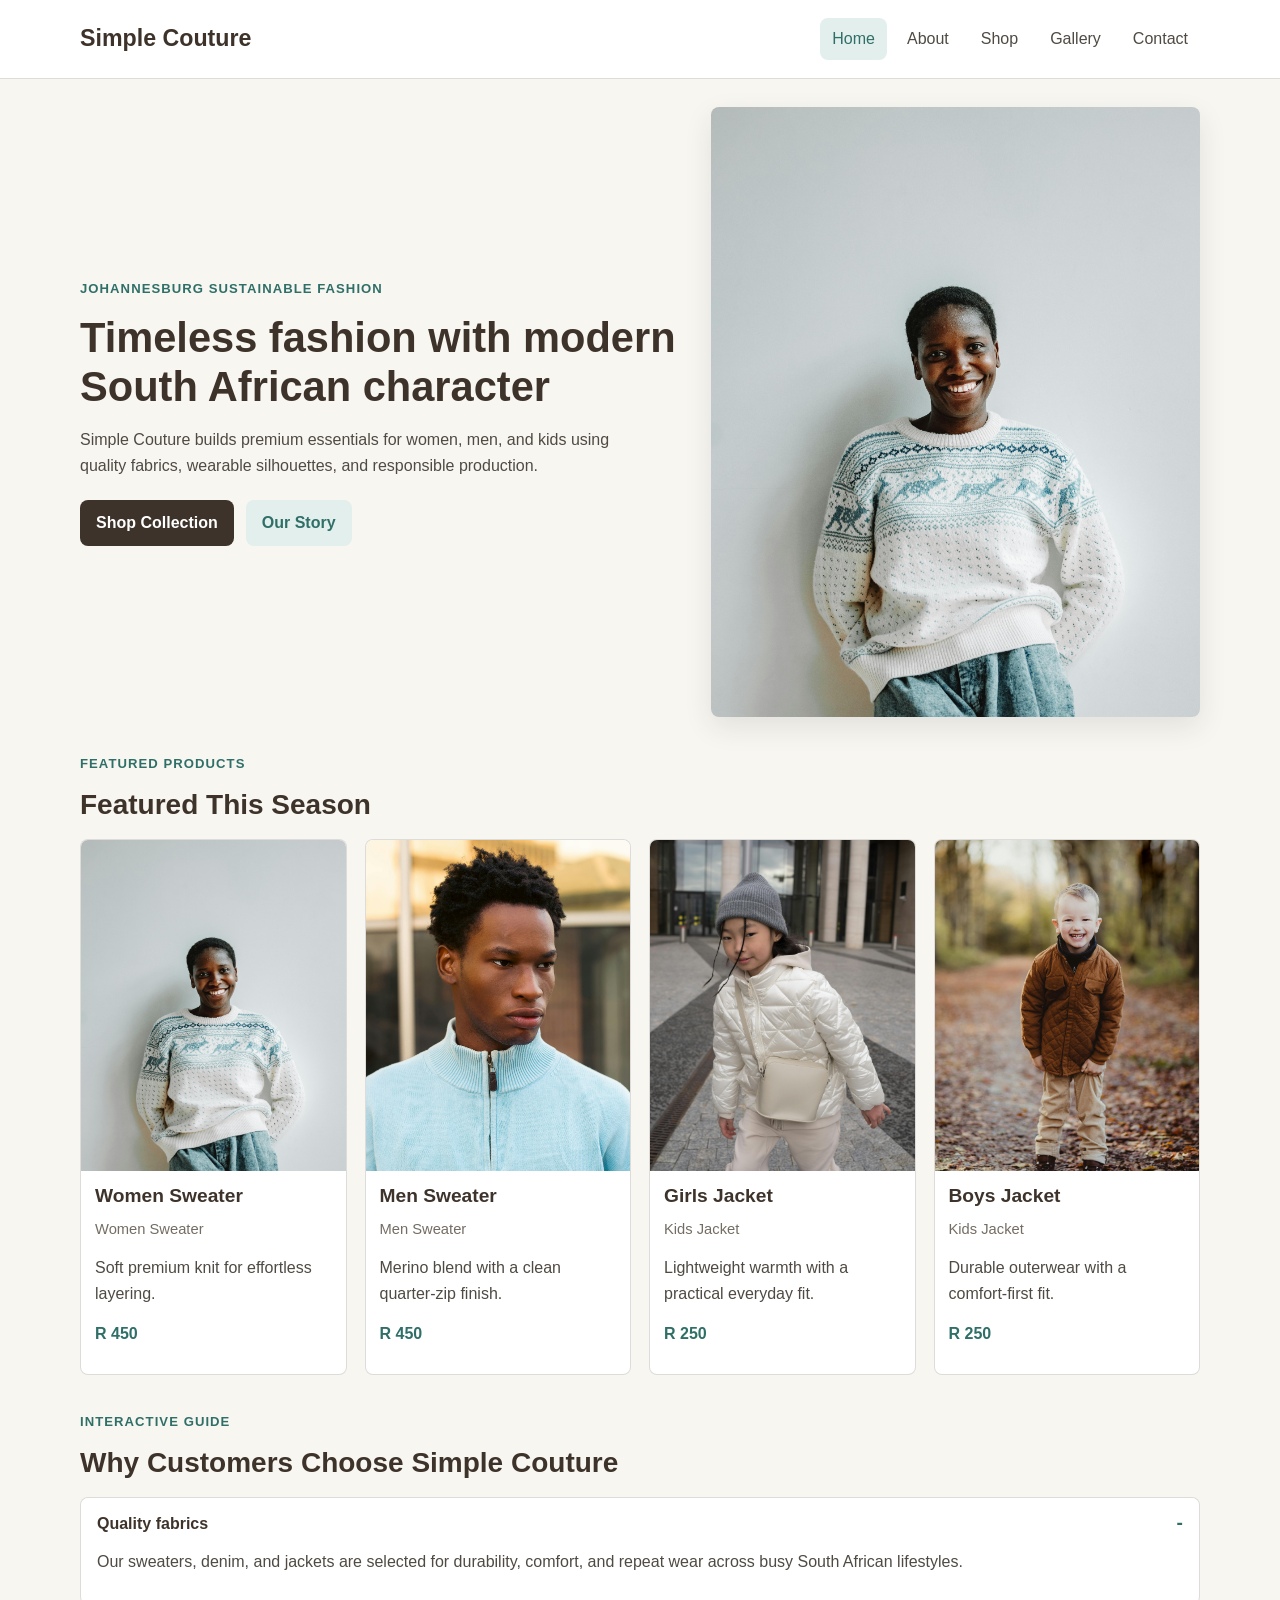
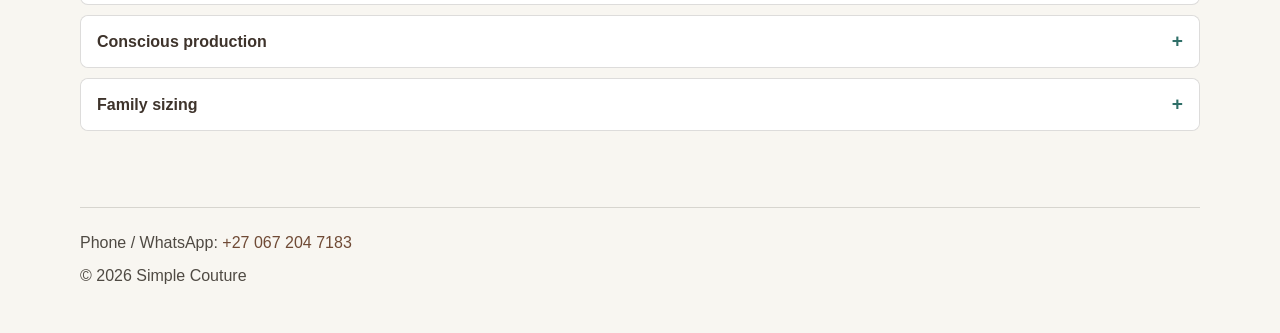
<file: index.html>
<!doctype html>
<html lang="en">
  <head>
    <meta charset="UTF-8" />
    <meta name="viewport" content="width=device-width, initial-scale=1.0" />
    <meta
      name="description"
      content="Simple Couture is a Johannesburg fashion brand offering sustainable women, men, and kids clothing with premium everyday style."
    />
    <meta
      name="keywords"
      content="Simple Couture, Johannesburg fashion, sustainable clothing, South African fashion, women sweaters, men sweaters, kids jackets"
    />
    <meta name="author" content="Simple Couture" />
    <link rel="canonical" href="index.html" />
    <link rel="stylesheet" href="css/styles.css" />
    <script src="js/app.js" defer></script>
    <title>Simple Couture | Sustainable South African Fashion</title>
  </head>
  <body>
    <header>
      <div class="site-header">
        <a class="brand" href="index.html">Simple Couture</a>
        <nav aria-label="Main navigation">
          <a href="index.html" aria-current="page">Home</a>
          <a href="about.html">About</a>
          <a href="shop.html">Shop</a>
          <a href="gallery.html">Gallery</a>
          <a href="contact.html">Contact</a>
        </nav>
      </div>
    </header>

    <main>
      <section class="hero">
        <div>
          <p class="eyebrow">Johannesburg sustainable fashion</p>
          <h1>Timeless fashion with modern South African character</h1>
          <p>
            Simple Couture builds premium essentials for women, men, and kids
            using quality fabrics, wearable silhouettes, and responsible
            production.
          </p>
          <div class="button-row">
            <a class="button" href="shop.html">Shop Collection</a>
            <a class="button button-secondary" href="about.html">Our Story</a>
          </div>
        </div>
        <img
          src="images/Women sweater R450.jpg"
          alt="Simple Couture cream and blue women sweater styled for everyday fashion"
        />
      </section>

      <section>
        <div class="section-heading">
          <p class="eyebrow">Featured products</p>
          <h2>Featured This Season</h2>
        </div>
        <div class="featured-grid" data-featured-products></div>
      </section>

      <section>
        <div class="section-heading">
          <p class="eyebrow">Interactive guide</p>
          <h2>Why Customers Choose Simple Couture</h2>
        </div>
        <div class="accordion" data-accordion>
          <article class="accordion-item">
            <button class="accordion-trigger" type="button" aria-expanded="true">
              Quality fabrics
            </button>
            <div class="accordion-panel">
              <p>
                Our sweaters, denim, and jackets are selected for durability,
                comfort, and repeat wear across busy South African lifestyles.
              </p>
            </div>
          </article>
          <article class="accordion-item">
            <button class="accordion-trigger" type="button" aria-expanded="false">
              Conscious production
            </button>
            <div class="accordion-panel" hidden>
              <p>
                We focus on smaller batches, responsible fabric choices, and
                reduced waste so that style does not come at the cost of care.
              </p>
            </div>
          </article>
          <article class="accordion-item">
            <button class="accordion-trigger" type="button" aria-expanded="false">
              Family sizing
            </button>
            <div class="accordion-panel" hidden>
              <p>
                Collections include women, men, girls, and boys, making it easy
                for families to find practical premium pieces in one place.
              </p>
            </div>
          </article>
        </div>
      </section>
    </main>

    <footer>
      <p>Phone / WhatsApp: <a href="tel:+27672047183">+27 067 204 7183</a></p>
      <p>&copy; 2026 Simple Couture</p>
    </footer>
  </body>
</html>
</file>
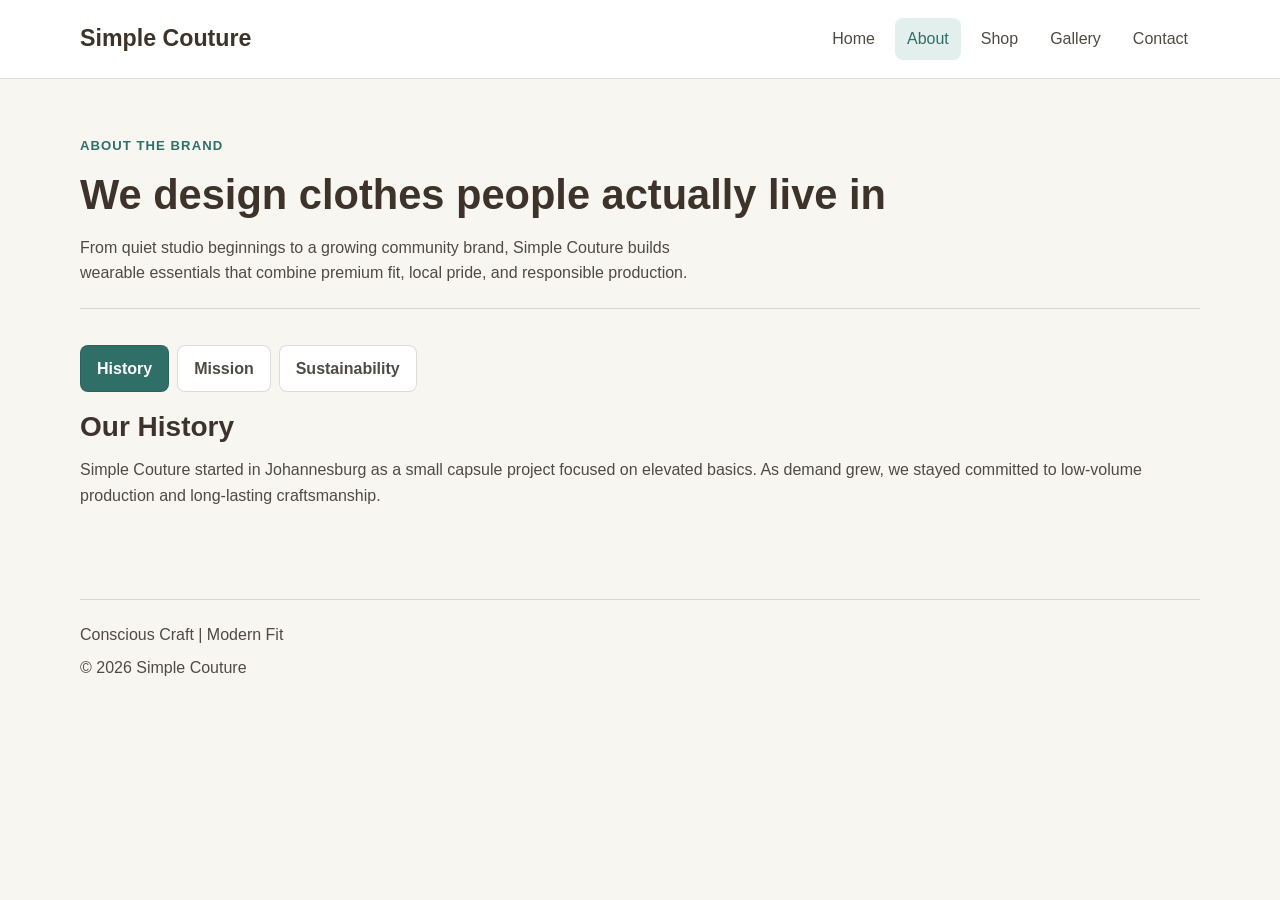
<file: about.html>
<!doctype html>
<html lang="en">
  <head>
    <meta charset="UTF-8" />
    <meta name="viewport" content="width=device-width, initial-scale=1.0" />
    <meta
      name="description"
      content="Learn about Simple Couture, a Johannesburg fashion brand focused on quality essentials, sustainable clothing, and responsible production."
    />
    <meta
      name="keywords"
      content="about Simple Couture, sustainable fashion Johannesburg, responsible clothing production, South African fashion brand"
    />
    <meta name="author" content="Simple Couture" />
    <link rel="canonical" href="about.html" />
    <link rel="stylesheet" href="css/styles.css" />
    <script src="js/app.js" defer></script>
    <title>Simple Couture | About Our Sustainable Fashion Brand</title>
  </head>
  <body>
    <header>
      <div class="site-header">
        <a class="brand" href="index.html">Simple Couture</a>
        <nav aria-label="Main navigation">
          <a href="index.html">Home</a>
          <a href="about.html" aria-current="page">About</a>
          <a href="shop.html">Shop</a>
          <a href="gallery.html">Gallery</a>
          <a href="contact.html">Contact</a>
        </nav>
      </div>
    </header>

    <main>
      <section class="page-intro">
        <p class="eyebrow">About the brand</p>
        <h1>We design clothes people actually live in</h1>
        <p>
          From quiet studio beginnings to a growing community brand, Simple
          Couture builds wearable essentials that combine premium fit, local
          pride, and responsible production.
        </p>
      </section>

      <section>
        <div class="tabs" data-tabs>
          <div class="tab-list" role="tablist" aria-label="Simple Couture values">
            <button type="button" role="tab" aria-selected="true" aria-controls="history-panel" id="history-tab">
              History
            </button>
            <button type="button" role="tab" aria-selected="false" aria-controls="mission-panel" id="mission-tab">
              Mission
            </button>
            <button type="button" role="tab" aria-selected="false" aria-controls="sustainability-panel" id="sustainability-tab">
              Sustainability
            </button>
          </div>
          <article id="history-panel" role="tabpanel" aria-labelledby="history-tab">
            <h2>Our History</h2>
            <p>
              Simple Couture started in Johannesburg as a small capsule project
              focused on elevated basics. As demand grew, we stayed committed
              to low-volume production and long-lasting craftsmanship.
            </p>
          </article>
          <article id="mission-panel" role="tabpanel" aria-labelledby="mission-tab" hidden>
            <h2>Mission and Vision</h2>
            <p>
              We are shaping a wardrobe culture where quality wins over
              quantity. Our vision is to make conscious fashion the standard in
              every South African home.
            </p>
          </article>
          <article id="sustainability-panel" role="tabpanel" aria-labelledby="sustainability-tab" hidden>
            <h2>Sustainability Promise</h2>
            <p>
              We prioritize natural fibers, efficient pattern cutting, and
              reworked seasonal pieces to lower waste. Packaging is recyclable,
              and suppliers are selected for fair labor and traceable materials.
            </p>
          </article>
        </div>
      </section>
    </main>

    <footer>
      <p>Conscious Craft | Modern Fit</p>
      <p>&copy; 2026 Simple Couture</p>
    </footer>
  </body>
</html>
</file>
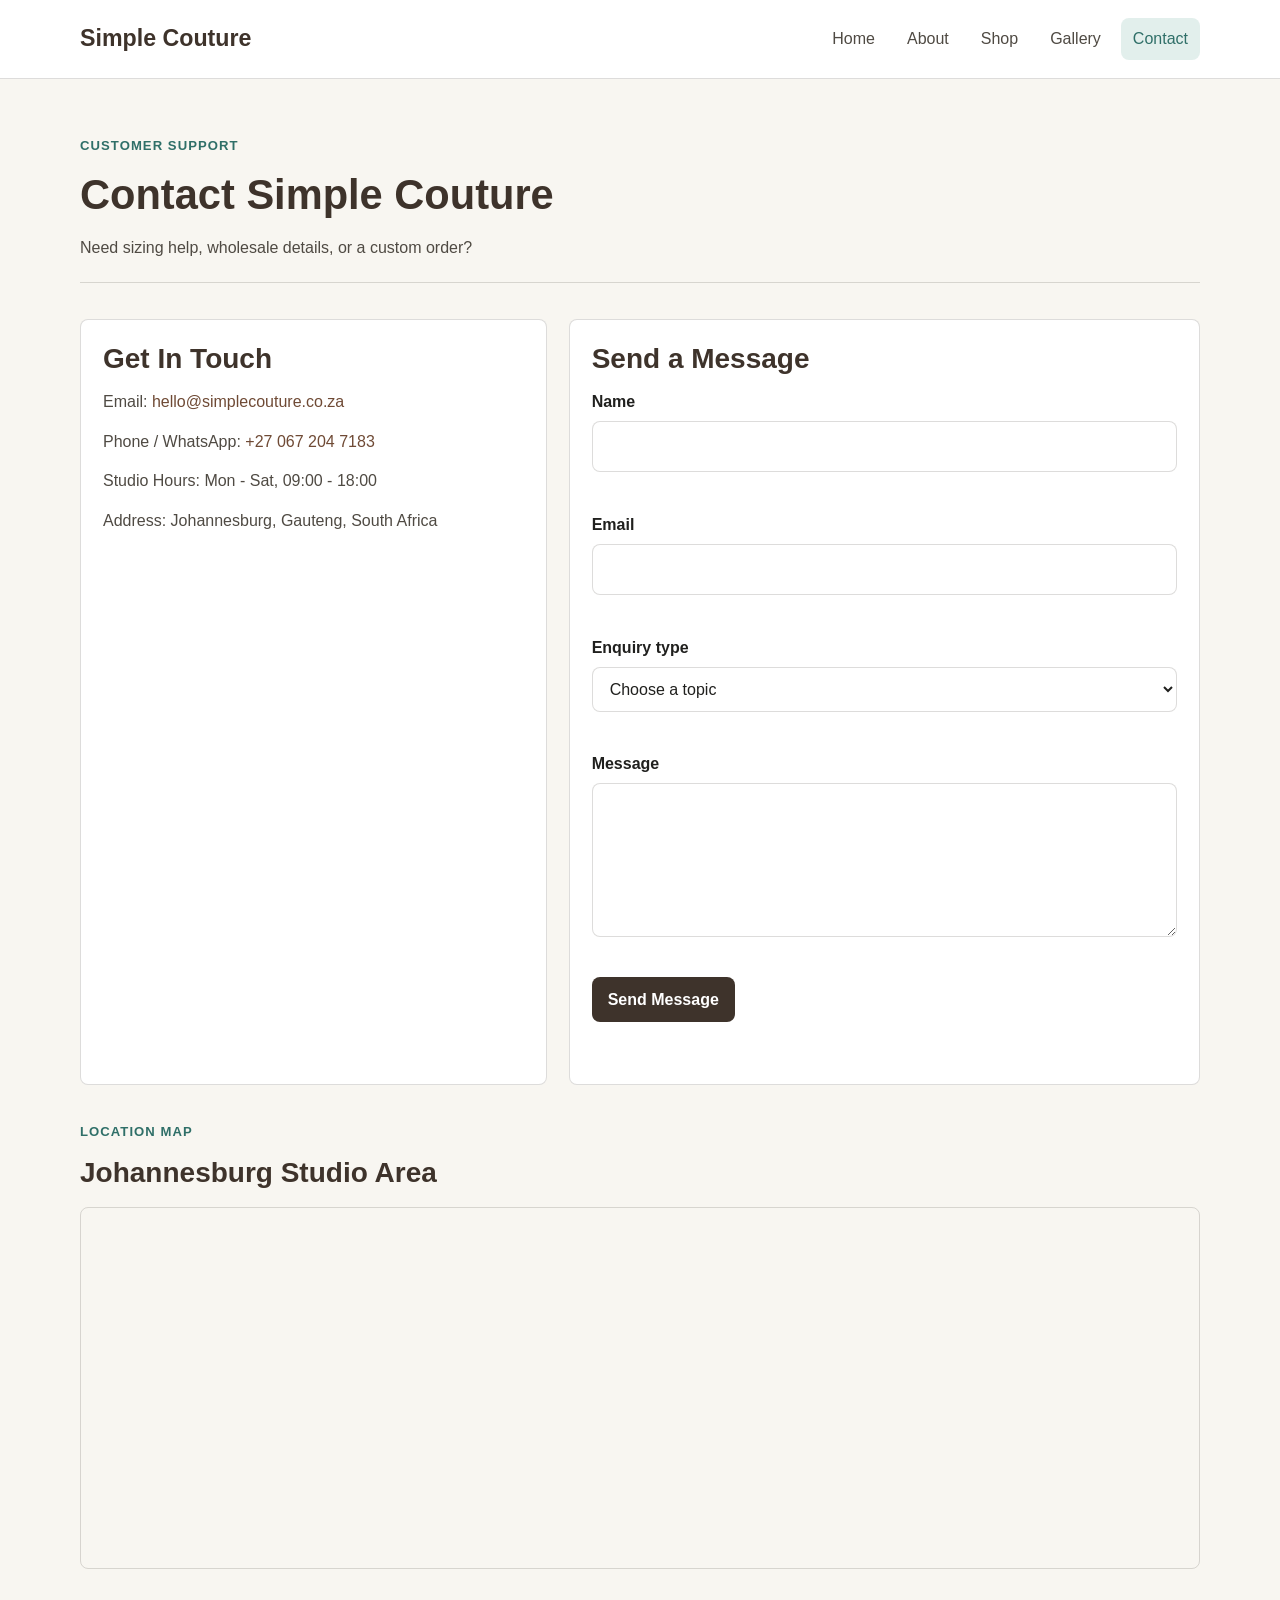
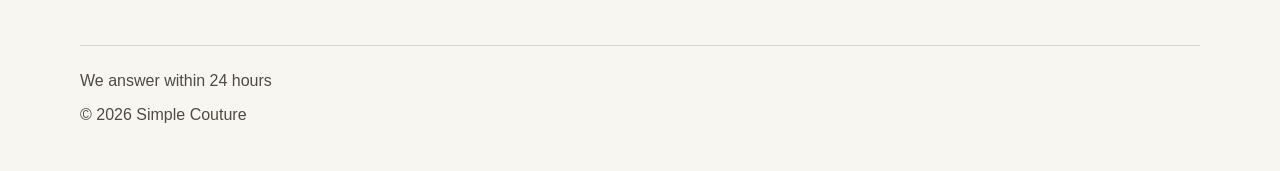
<file: contact.html>
<!doctype html>
<html lang="en">
  <head>
    <meta charset="UTF-8" />
    <meta name="viewport" content="width=device-width, initial-scale=1.0" />
    <meta
      name="description"
      content="Contact Simple Couture in Johannesburg for sizing help, custom orders, wholesale enquiries, and sustainable fashion support."
    />
    <meta
      name="keywords"
      content="contact Simple Couture, Johannesburg clothing brand, custom fashion order, sustainable fashion enquiry"
    />
    <meta name="author" content="Simple Couture" />
    <link rel="canonical" href="contact.html" />
    <link rel="stylesheet" href="css/styles.css" />
    <script src="js/app.js" defer></script>
    <title>Simple Couture | Contact Johannesburg Studio</title>
  </head>
  <body>
    <header>
      <div class="site-header">
        <a class="brand" href="index.html">Simple Couture</a>
        <nav aria-label="Main navigation">
          <a href="index.html">Home</a>
          <a href="about.html">About</a>
          <a href="shop.html">Shop</a>
          <a href="gallery.html">Gallery</a>
          <a href="contact.html" aria-current="page">Contact</a>
        </nav>
      </div>
    </header>

    <main>
      <section class="page-intro">
        <p class="eyebrow">Customer support</p>
        <h1>Contact Simple Couture</h1>
        <p>Need sizing help, wholesale details, or a custom order?</p>
      </section>

      <section class="contact-layout">
        <div>
          <h2>Get In Touch</h2>
          <p>Email: <a href="mailto:hello@simplecouture.co.za">hello@simplecouture.co.za</a></p>
          <p>Phone / WhatsApp: <a href="tel:+27672047183">+27 067 204 7183</a></p>
          <p>Studio Hours: Mon - Sat, 09:00 - 18:00</p>
          <p>Address: Johannesburg, Gauteng, South Africa</p>
        </div>

        <form id="contact-form" action="#" method="post" novalidate>
          <h2>Send a Message</h2>
          <div class="form-field">
            <label for="name">Name</label>
            <input id="name" name="name" type="text" autocomplete="name" required />
            <span class="field-error" data-error-for="name"></span>
          </div>
          <div class="form-field">
            <label for="email">Email</label>
            <input id="email" name="email" type="email" autocomplete="email" required />
            <span class="field-error" data-error-for="email"></span>
          </div>
          <div class="form-field">
            <label for="topic">Enquiry type</label>
            <select id="topic" name="topic" required>
              <option value="">Choose a topic</option>
              <option value="Sizing">Sizing help</option>
              <option value="Custom order">Custom order</option>
              <option value="Wholesale">Wholesale</option>
              <option value="General">General question</option>
            </select>
            <span class="field-error" data-error-for="topic"></span>
          </div>
          <div class="form-field">
            <label for="message">Message</label>
            <textarea id="message" name="message" rows="5" required></textarea>
            <span class="field-error" data-error-for="message"></span>
          </div>
          <button type="submit">Send Message</button>
          <p class="form-status" data-form-status aria-live="polite"></p>
        </form>
      </section>

      <section>
        <div class="section-heading">
          <p class="eyebrow">Location map</p>
          <h2>Johannesburg Studio Area</h2>
        </div>
        <div class="map-wrap">
          <iframe
            title="Map showing Johannesburg, Gauteng, South Africa"
            src="https://www.openstreetmap.org/export/embed.html?bbox=27.855%2C-26.35%2C28.25%2C-26.05&amp;layer=mapnik&amp;marker=-26.2041%2C28.0473"
            loading="lazy"
          ></iframe>
        </div>
      </section>
    </main>

    <footer>
      <p>We answer within 24 hours</p>
      <p>&copy; 2026 Simple Couture</p>
    </footer>
  </body>
</html>
</file>
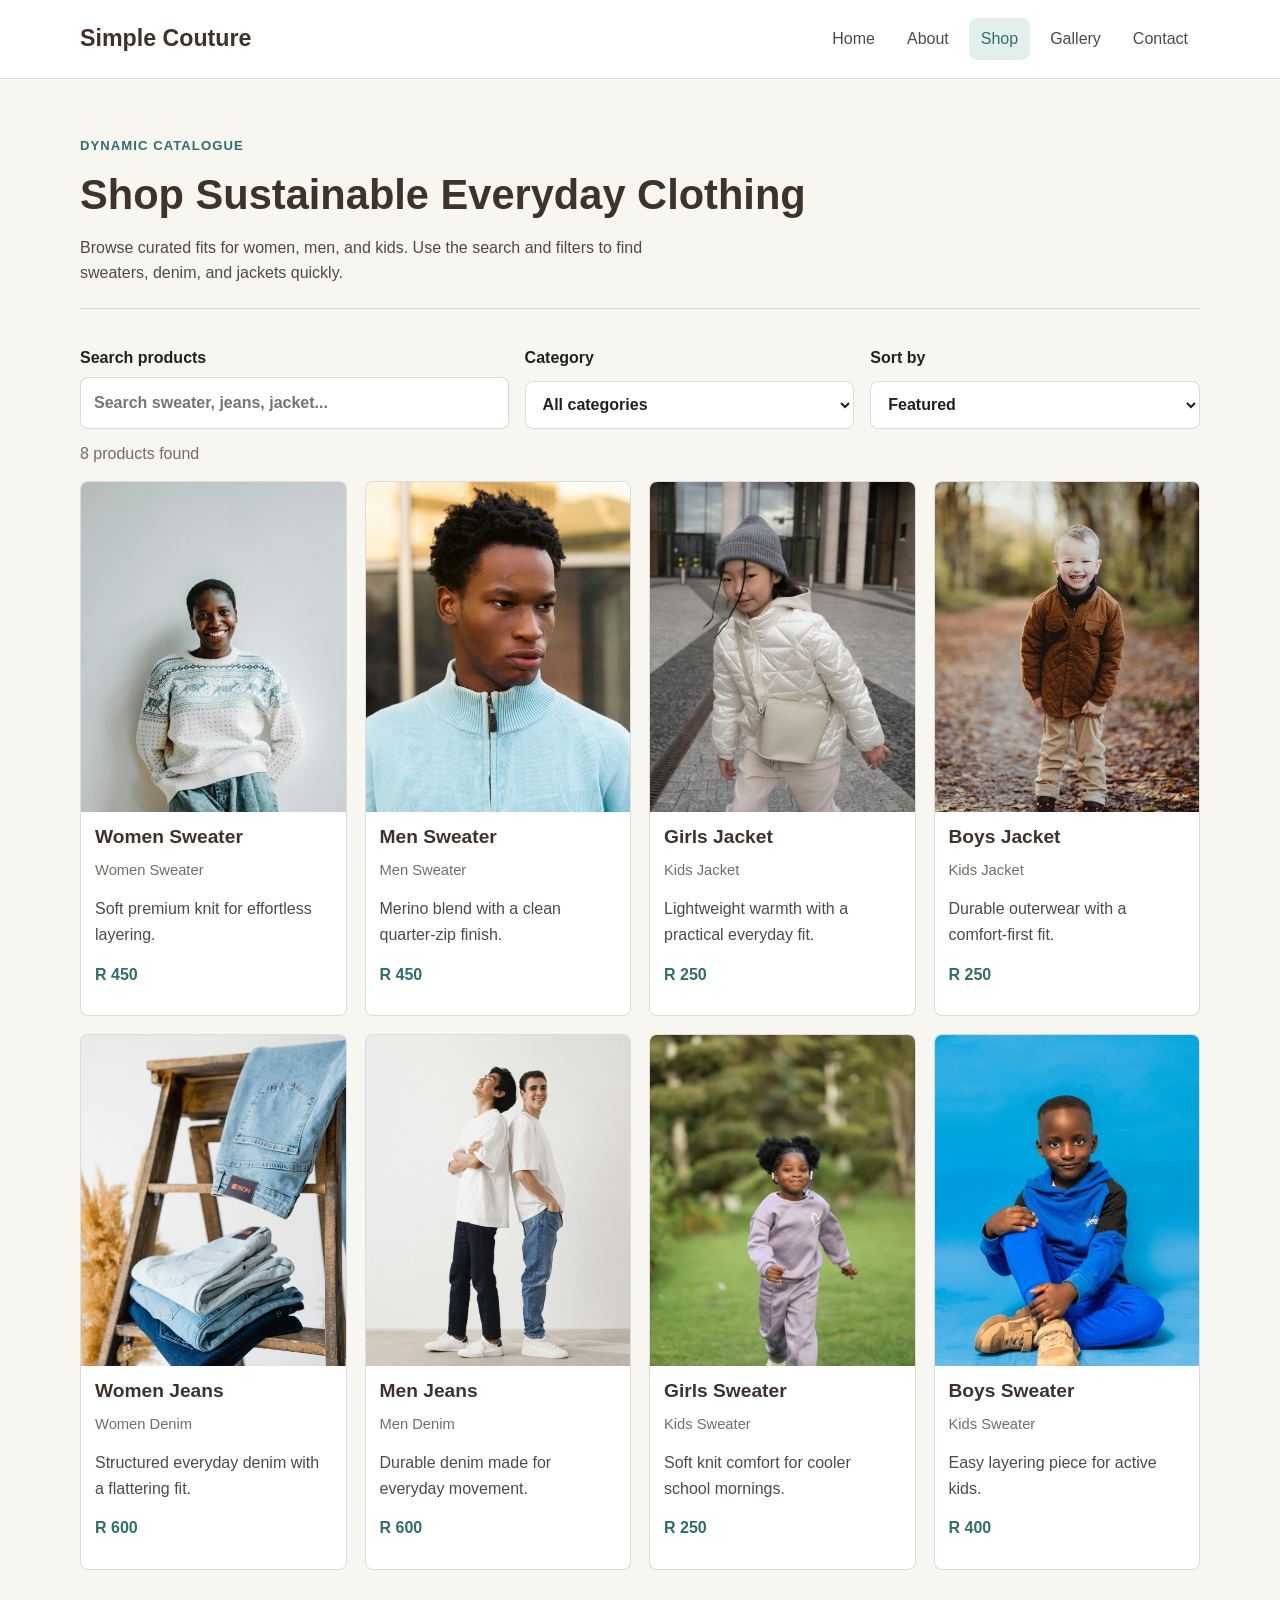
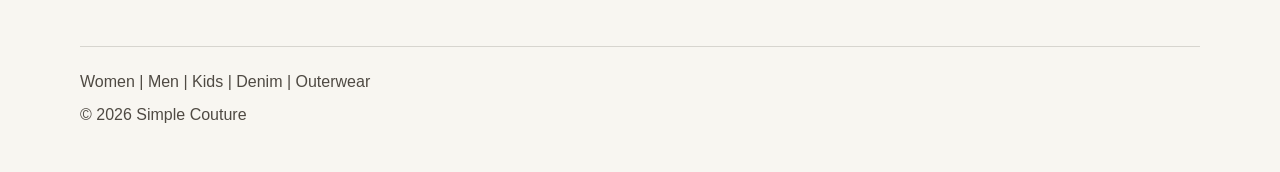
<file: shop.html>
<!doctype html>
<html lang="en">
  <head>
    <meta charset="UTF-8" />
    <meta name="viewport" content="width=device-width, initial-scale=1.0" />
    <meta
      name="description"
      content="Shop Simple Couture women, men, and kids clothing including sweaters, denim, and jackets from Johannesburg, South Africa."
    />
    <meta
      name="keywords"
      content="shop Simple Couture, women sweater, men sweater, kids jackets, South African clothing, Johannesburg fashion store"
    />
    <meta name="author" content="Simple Couture" />
    <link rel="canonical" href="shop.html" />
    <link rel="stylesheet" href="css/styles.css" />
    <script src="js/app.js" defer></script>
    <title>Simple Couture | Shop Clothing Online</title>
  </head>
  <body>
    <header>
      <div class="site-header">
        <a class="brand" href="index.html">Simple Couture</a>
        <nav aria-label="Main navigation">
          <a href="index.html">Home</a>
          <a href="about.html">About</a>
          <a href="shop.html" aria-current="page">Shop</a>
          <a href="gallery.html">Gallery</a>
          <a href="contact.html">Contact</a>
        </nav>
      </div>
    </header>

    <main>
      <section class="page-intro">
        <p class="eyebrow">Dynamic catalogue</p>
        <h1>Shop Sustainable Everyday Clothing</h1>
        <p>
          Browse curated fits for women, men, and kids. Use the search and
          filters to find sweaters, denim, and jackets quickly.
        </p>
      </section>

      <section>
        <div class="shop-controls" aria-label="Product filters">
          <label>
            Search products
            <input
              id="product-search"
              type="search"
              placeholder="Search sweater, jeans, jacket..."
              autocomplete="off"
            />
          </label>
          <label>
            Category
            <select id="category-filter">
              <option value="all">All categories</option>
              <option value="Women">Women</option>
              <option value="Men">Men</option>
              <option value="Kids">Kids</option>
            </select>
          </label>
          <label>
            Sort by
            <select id="sort-products">
              <option value="featured">Featured</option>
              <option value="price-low">Price: low to high</option>
              <option value="price-high">Price: high to low</option>
              <option value="name">Name A-Z</option>
            </select>
          </label>
        </div>
        <p class="results-count" data-product-count></p>
        <div class="product-grid" data-product-grid></div>
      </section>
    </main>

    <footer>
      <p>Women | Men | Kids | Denim | Outerwear</p>
      <p>&copy; 2026 Simple Couture</p>
    </footer>
  </body>
</html>
</file>
<file: css/styles.css>
/* Simple Couture - Part 3 responsive styling and interactive components */

:root {
  color-scheme: light;
  --bg: #f8f6f1;
  --surface: #ffffff;
  --surface-soft: #f2f6f3;
  --ink: #20201e;
  --text: #4f4a43;
  --muted: #746d64;
  --brand: #6f4a35;
  --brand-dark: #3e332b;
  --accent: #2f6f68;
  --accent-soft: #e2efec;
  --border: rgba(43, 40, 36, 0.16);
  --error: #b42318;
  --success: #2f6f3e;
  --shadow: 0 10px 28px rgba(42, 36, 31, 0.1);
  --radius: 8px;
  --max-width: 1120px;
}

* {
  box-sizing: border-box;
}

html {
  font-size: 16px;
  scroll-behavior: smooth;
}

body {
  margin: 0;
  min-height: 100vh;
  background: var(--bg);
  color: var(--ink);
  font-family: "Segoe UI", Arial, sans-serif;
  line-height: 1.6;
}

img {
  display: block;
  max-width: 100%;
  height: auto;
}

a {
  color: var(--brand);
  text-decoration: none;
}

a:hover {
  text-decoration: underline;
}

a:focus,
button:focus,
input:focus,
textarea:focus,
select:focus {
  outline: 3px solid rgba(47, 111, 104, 0.28);
  outline-offset: 3px;
}

button,
input,
textarea,
select {
  font: inherit;
}

header {
  position: sticky;
  top: 0;
  z-index: 20;
  background: rgba(255, 255, 255, 0.94);
  border-bottom: 1px solid var(--border);
  backdrop-filter: blur(10px);
}

.site-header,
main,
footer {
  width: min(var(--max-width), calc(100% - 32px));
  margin: 0 auto;
}

.site-header {
  display: flex;
  align-items: center;
  justify-content: space-between;
  gap: 24px;
  padding: 18px 0;
}

.brand {
  color: var(--brand-dark);
  font-size: 1.45rem;
  font-weight: 700;
  letter-spacing: 0;
  white-space: nowrap;
}

nav {
  display: flex;
  flex-wrap: wrap;
  justify-content: flex-end;
  gap: 8px;
}

nav a {
  border-radius: var(--radius);
  color: var(--text);
  padding: 8px 12px;
  transition: background 180ms ease, color 180ms ease;
}

nav a:hover,
nav a[aria-current="page"] {
  background: var(--accent-soft);
  color: var(--accent);
  text-decoration: none;
}

main {
  padding: 28px 0 40px;
}

section {
  margin: 0 0 36px;
}

h1,
h2,
h3 {
  color: var(--brand-dark);
  line-height: 1.18;
  letter-spacing: 0;
}

h1 {
  margin: 0 0 16px;
  font-size: 2.6rem;
}

h2 {
  margin: 0 0 14px;
  font-size: 1.75rem;
}

h3 {
  margin: 0 0 10px;
  font-size: 1.2rem;
}

p {
  color: var(--text);
  margin: 0 0 14px;
}

.eyebrow {
  color: var(--accent);
  font-size: 0.82rem;
  font-weight: 700;
  letter-spacing: 0.08em;
  text-transform: uppercase;
}

.hero {
  display: grid;
  grid-template-columns: minmax(0, 1.1fr) minmax(280px, 0.9fr);
  align-items: center;
  gap: 34px;
  min-height: 520px;
}

.hero p {
  max-width: 62ch;
}

.hero img {
  width: 100%;
  aspect-ratio: 4 / 5;
  object-fit: cover;
  border-radius: var(--radius);
  box-shadow: var(--shadow);
}

.page-intro {
  padding: 28px 0 8px;
  border-bottom: 1px solid var(--border);
}

.page-intro p {
  max-width: 70ch;
}

.button-row {
  display: flex;
  flex-wrap: wrap;
  gap: 12px;
  margin-top: 22px;
}

.button,
button {
  display: inline-flex;
  align-items: center;
  justify-content: center;
  min-height: 44px;
  border: 0;
  border-radius: var(--radius);
  background: var(--brand-dark);
  color: #fff;
  cursor: pointer;
  font-weight: 700;
  padding: 10px 16px;
  transition: transform 180ms ease, box-shadow 180ms ease, background 180ms ease;
}

.button:hover,
button:hover {
  background: var(--accent);
  box-shadow: 0 8px 18px rgba(47, 111, 104, 0.18);
  text-decoration: none;
  transform: translateY(-1px);
}

.button-secondary {
  background: var(--accent-soft);
  color: var(--accent);
}

.section-heading {
  margin-bottom: 18px;
}

.featured-grid,
.product-grid,
.gallery-grid {
  display: grid;
  grid-template-columns: repeat(4, minmax(0, 1fr));
  gap: 18px;
}

.product-card,
.gallery-card,
.accordion-item,
.contact-layout > div,
form {
  background: var(--surface);
  border: 1px solid var(--border);
  border-radius: var(--radius);
}

.product-card,
.gallery-card {
  overflow: hidden;
  transition: transform 180ms ease, box-shadow 180ms ease, border-color 180ms ease;
}

.product-card:hover,
.gallery-card:hover {
  border-color: rgba(47, 111, 104, 0.42);
  box-shadow: var(--shadow);
  transform: translateY(-2px);
}

.product-card img,
.gallery-card img {
  width: 100%;
  aspect-ratio: 4 / 5;
  object-fit: cover;
}

.product-card-body,
.gallery-card-body {
  padding: 14px;
}

.product-meta {
  color: var(--muted);
  font-size: 0.92rem;
}

.product-price {
  color: var(--accent);
  font-weight: 800;
}

.shop-controls {
  display: grid;
  grid-template-columns: 1.3fr 1fr 1fr;
  gap: 16px;
  margin-bottom: 12px;
}

label {
  color: var(--ink);
  display: grid;
  gap: 7px;
  font-weight: 700;
}

input,
textarea,
select {
  width: 100%;
  border: 1px solid var(--border);
  border-radius: var(--radius);
  background: var(--surface);
  color: var(--ink);
  padding: 12px 13px;
}

.results-count,
.form-status {
  color: var(--muted);
  min-height: 1.6em;
}

.accordion {
  display: grid;
  gap: 10px;
}

.accordion-trigger {
  width: 100%;
  justify-content: space-between;
  background: var(--surface);
  color: var(--brand-dark);
  border-radius: var(--radius);
}

.accordion-trigger::after {
  content: "+";
  color: var(--accent);
  font-size: 1.2rem;
}

.accordion-trigger[aria-expanded="true"]::after {
  content: "-";
}

.accordion-panel {
  padding: 0 16px 16px;
}

.tabs {
  display: grid;
  gap: 18px;
}

.tab-list {
  display: flex;
  flex-wrap: wrap;
  gap: 8px;
}

.tab-list button {
  background: var(--surface);
  border: 1px solid var(--border);
  color: var(--text);
}

.tab-list button[aria-selected="true"] {
  background: var(--accent);
  color: #fff;
}

.contact-layout {
  display: grid;
  grid-template-columns: 0.85fr 1.15fr;
  gap: 22px;
}

.contact-layout > div,
form {
  padding: 22px;
}

.form-field {
  display: grid;
  gap: 6px;
  margin-bottom: 15px;
}

.field-error {
  color: var(--error);
  font-size: 0.9rem;
  min-height: 1.3em;
}

.form-status.success {
  color: var(--success);
  font-weight: 700;
}

.form-status.error {
  color: var(--error);
  font-weight: 700;
}

.map-wrap {
  border: 1px solid var(--border);
  border-radius: var(--radius);
  overflow: hidden;
}

.map-wrap iframe {
  display: block;
  width: 100%;
  min-height: 360px;
  border: 0;
}

.gallery-card {
  padding: 0;
  text-align: left;
}

.gallery-card button {
  display: block;
  width: 100%;
  padding: 0;
  background: transparent;
  color: inherit;
  text-align: left;
}

.gallery-card button:hover {
  background: transparent;
  box-shadow: none;
}

.lightbox {
  position: fixed;
  inset: 0;
  z-index: 50;
  display: grid;
  place-items: center;
  gap: 12px;
  background: rgba(19, 18, 17, 0.86);
  padding: 24px;
}

.lightbox[hidden] {
  display: none;
}

.lightbox img {
  max-height: 76vh;
  width: min(760px, 100%);
  object-fit: contain;
  border-radius: var(--radius);
}

.lightbox p {
  color: #fff;
  font-weight: 700;
  text-align: center;
}

.lightbox-close {
  justify-self: end;
  width: auto;
}

footer {
  border-top: 1px solid var(--border);
  padding: 22px 0 36px;
}

footer p {
  margin: 0 0 8px;
}

@media (max-width: 900px) {
  .site-header,
  .hero,
  .contact-layout {
    grid-template-columns: 1fr;
  }

  .site-header {
    display: grid;
    align-items: start;
  }

  nav {
    justify-content: flex-start;
  }

  .hero {
    min-height: auto;
  }

  .featured-grid,
  .product-grid,
  .gallery-grid {
    grid-template-columns: repeat(2, minmax(0, 1fr));
  }

  .shop-controls {
    grid-template-columns: 1fr;
  }
}

@media (max-width: 560px) {
  .site-header,
  main,
  footer {
    width: min(100% - 20px, var(--max-width));
  }

  h1 {
    font-size: 2rem;
  }

  nav a {
    padding: 8px 9px;
  }

  .featured-grid,
  .product-grid,
  .gallery-grid {
    grid-template-columns: 1fr;
  }

  .button-row,
  .tab-list {
    display: grid;
  }

  .button,
  button {
    width: 100%;
  }
}
</file>
